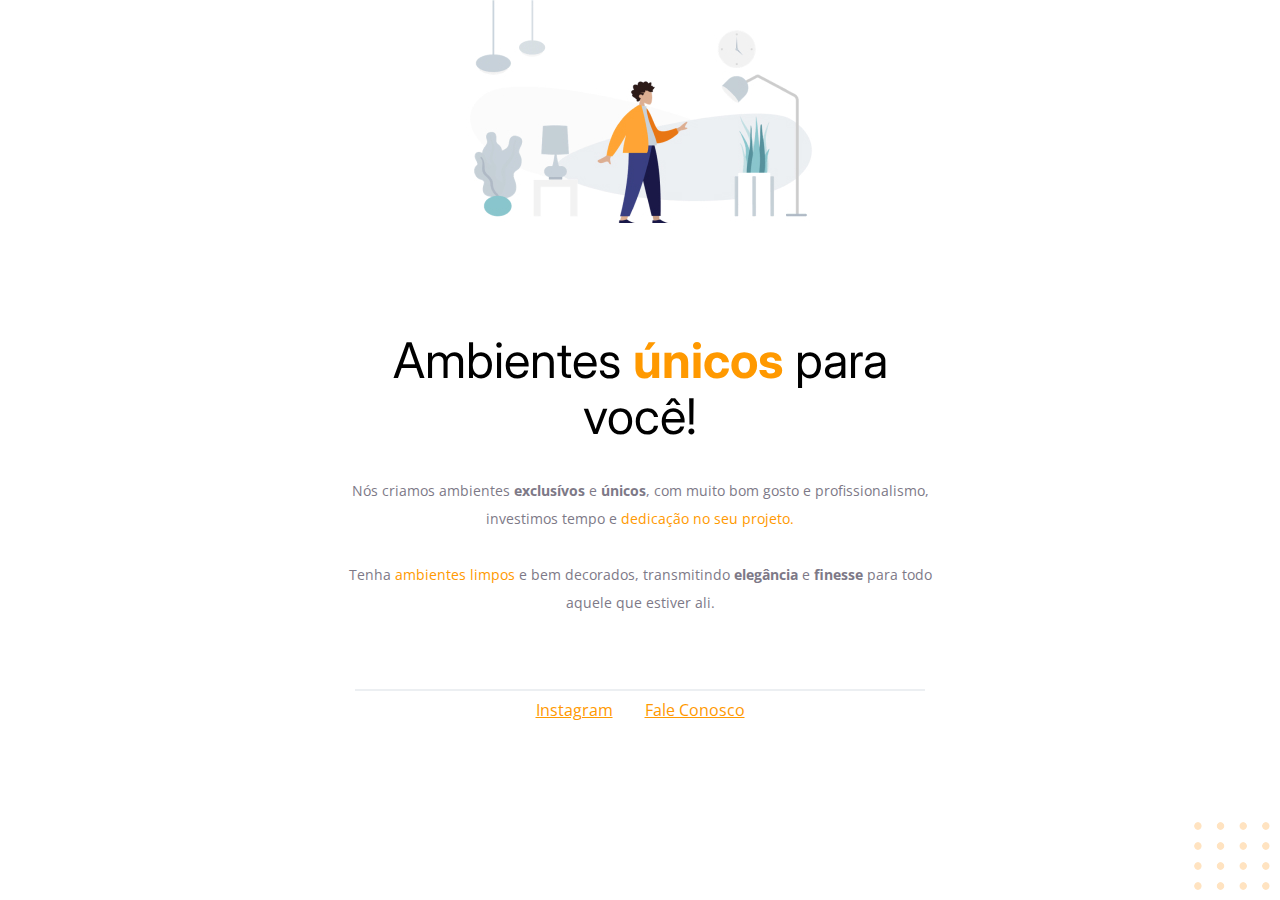
<file: projetos_inicias/projeto_01/index.html>
<!DOCTYPE html>
<html lang="pt-br">
    <head>

    <link rel="preconnect" href="https://fonts.googleapis.com">
    <link rel="preconnect" href="https://fonts.gstatic.com" crossorigin>
   
    <meta charset="UTF-8">
    <meta name="viewport" content="width=device-width, initial-scale=1.0">
    <title>Móveis customizados</title>

    <link href="https://fonts.googleapis.com/css2?family=Inter:wght@400;700&family=Open+Sans:wght@400;700&display=swap" rel="stylesheet">
    <link rel="stylesheet" href="style.css">

</head>
<body>
    


<div id="hero">
    <img src="images/img1.jpg" alt="Desenho de uma pessoa de blusa laranjada com calça azul">

    <h1>Ambientes <span>únicos</span> para você!</h1>

    <p>Nós criamos ambientes <strong>exclusívos</strong> e <strong>únicos</strong>, com muito bom gosto e profissionalismo, investimos tempo e <span>dedicação no seu projeto. </span>
    <br>
    <br>
    Tenha <span>ambientes limpos</span> e bem decorados, transmitindo <strong>elegância</strong> e <strong>finesse</strong> para todo aquele que estiver ali.</p>

</div>


<div id="footer">

    <div id="line"></div>

    <a target="_blank" href="https://instagram.com">Instagram</a>
    <a href="mailto:contato@moveisparavoce.com">Fale Conosco</a>

</div>

<img id="balls" src="images/balls.svg" alt="bolinhas laranjadas">


</body>
</html>
</file>
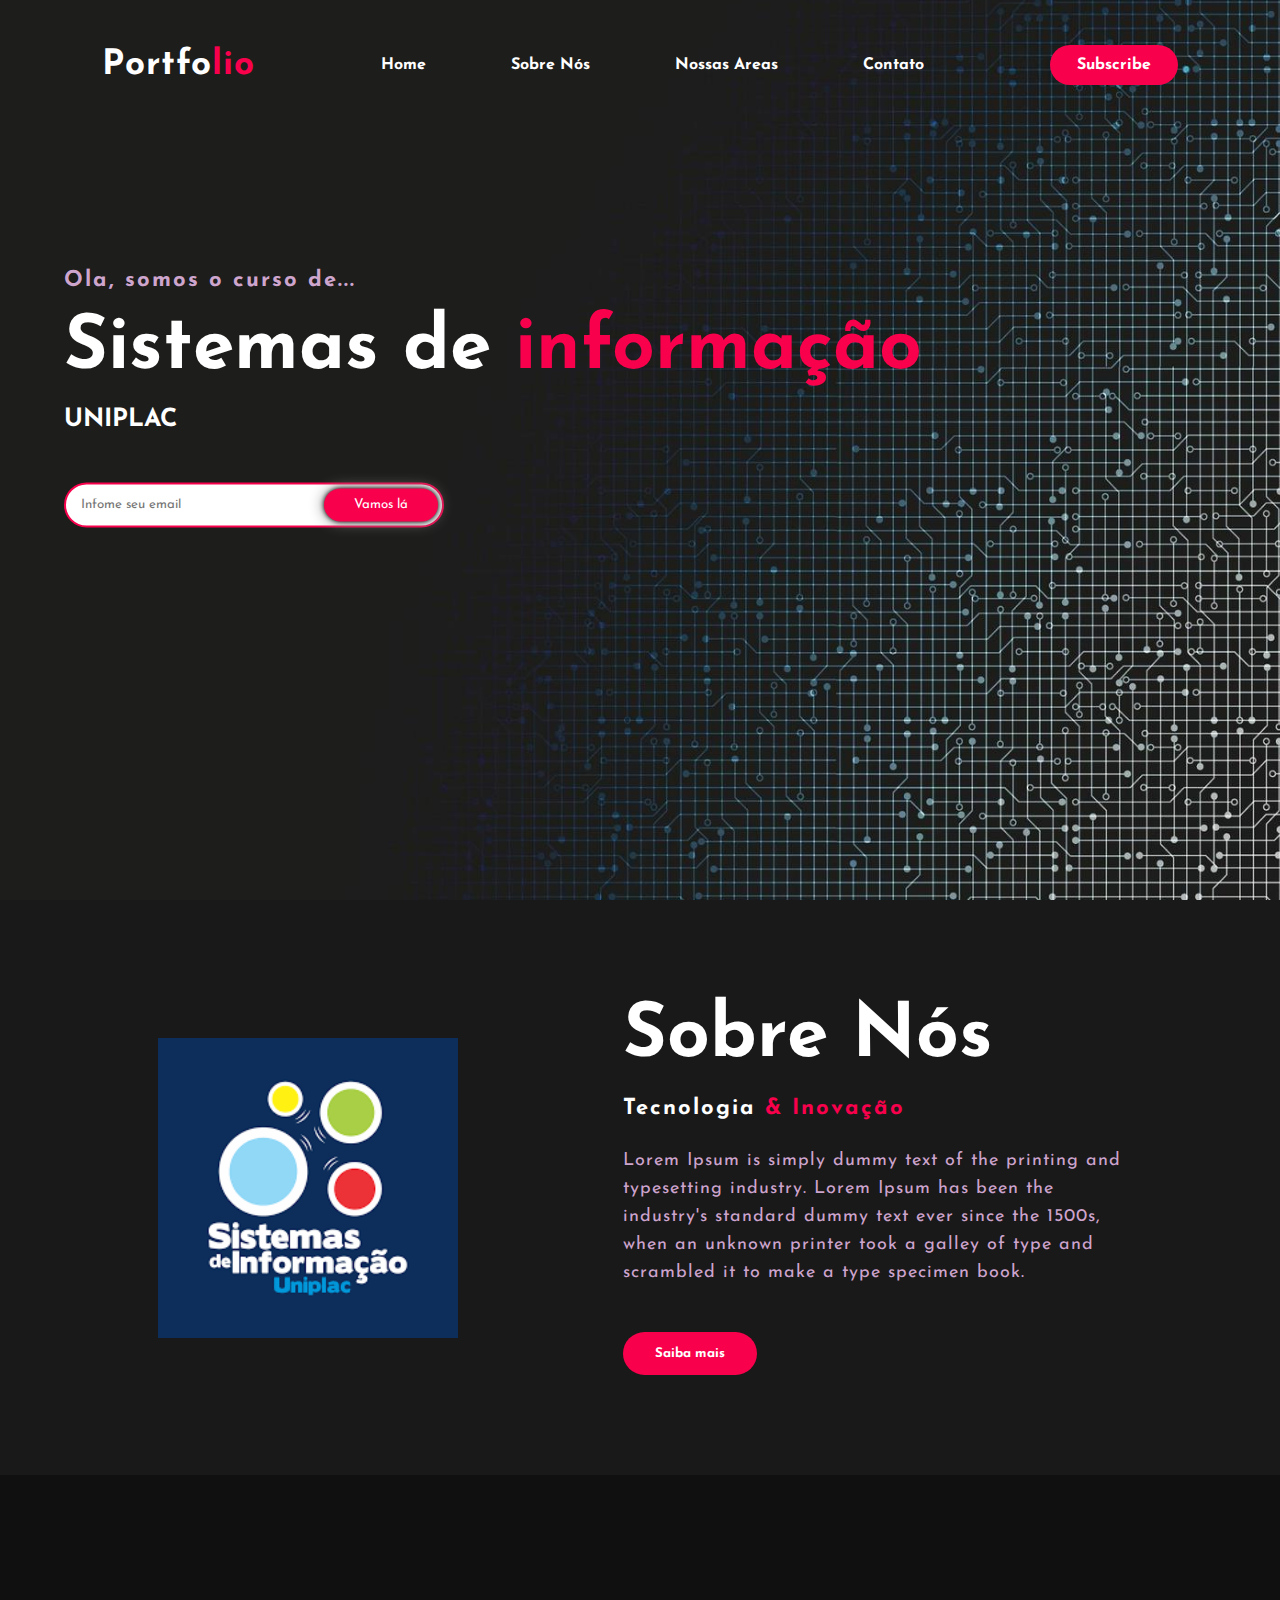
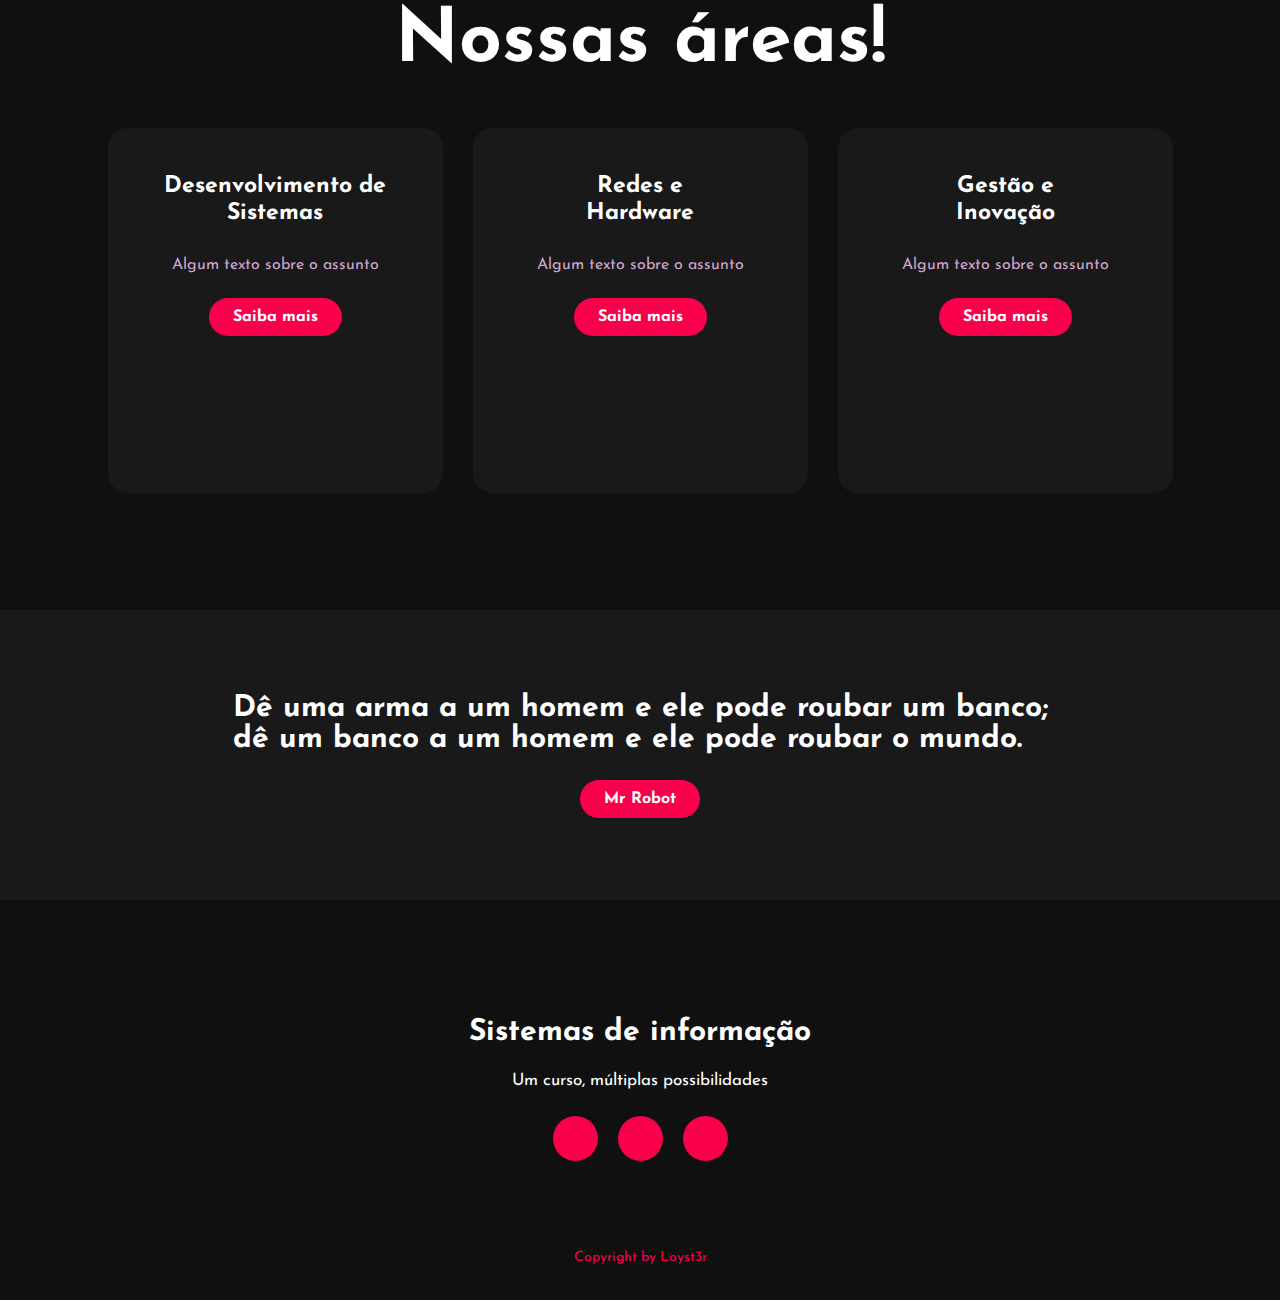
<file: single_page-1.0/projeto_02/index.html>
<!DOCTYPE html>
<html>
<head>
	<title>Website Portfólio</title>
	<link rel="stylesheet" type="text/css" href="css/estilo.css">
	<link rel="preconnect" href="https://fonts.gstatic.com">
    <link href="https://fonts.googleapis.com/css2?family=Josefin+Sans:ital,wght@0,100;0,200;0,300;0,400;0,500;0,600;0,700;1,100;1,200;1,300;1,400;1,500;1,600;1,700&display=swap" rel="stylesheet">
    <link rel="stylesheet" href="https://cdnjs.cloudflare.com/ajax/libs/font-awesome/6.4.0/css/all.min.css" integrity="sha512-iecdLmaskl7CVkqkXNQ/ZH/XLlvWZOJyj7Yy7tcenmpD1ypASozpmT/E0iPtmFIB46ZmdtAc9eNBvH0H/ZpiBw==" crossorigin="anonymous" referrerpolicy="no-referrer" />
</head>
<body>

	<!---- Seção HOME ---->

	<header class="home">
		<nav>
			<h2 class="logo">Portfo<span>lio</span></h2>
			<ul>
				<li><a href="#">Home</a></li>
				<li><a href="#sobre">Sobre nós</a></li>
				<li><a href="#area">Nossas areas</a></li>
				<li><a href="#frase">Contato</a></li>
			</ul>
			<a href="#" class="btn">Subscribe</a>
		</nav>
		<div class="content">
			<h4>Ola, somos o curso de...</h4>
			<h1>Sistemas de <span>informação</span></h1>
			<h3>UNIPLAC</h3>
			<div class="news">
				<form>
					<input type="email" name="email" id="email" placeholder="Infome seu email">
					<input type="submit" name="submit" value="Vamos lá">
				</form>
			</div>
		</div>
	</header>

	<!----Seção Sobre Nós---->

	<section class="about" id="sobre">
		<div class="main">
			<img src="img/main-img.png">

			<div class="about_text">
				<h2>Sobre nós</h2>
				<h5>Tecnologia <span> & Inovação</span> </h5>
				<p>
					Lorem Ipsum is simply dummy text of the printing and typesetting industry. Lorem Ipsum has been the industry's standard dummy text ever since the 1500s, when an unknown printer took a galley of type and scrambled it to make a type specimen book.
				</p>
				<button type="button">Saiba mais</button>
			</div>
		</div>
	</section>

	<!-----Seção Nossas Áreas----->

	<div class="service" id="area">
		<div class="title">
			<h2>Nossas áreas!</h2>
		</div>
		<div class="box">
			<div class="card">
				<i class="fas fa-bars"></i>
				<h5>Desenvolvimento de Sistemas</h5>
				<div class="pra">
					<p>Algum texto sobre o assunto</p>
					<p>
						<a class="button" href="#">Saiba mais</a>
					</p>
				</div>
			</div>
			<div class="card">
				<i class="fas fa-user"></i>
				<h5>Redes e <br> Hardware</h5>
				<div class="pra">
					<p>Algum texto sobre o assunto</p>
					<p>
						<a class="button" href="#">Saiba mais</a>
					</p>
				</div>
			</div>
			<div class="card">
				<i class="fas fa-bell"></i>
				<h5>Gestão e <br> Inovação</h5>
				<div class="pra">
					<p>Algum texto sobre o assunto</p>
					<p>
						<a class="button" href="#">Saiba mais</a>
					</p>
				</div>
			</div>
		</div>
	</div>

	<!------Frase------>

	<div class="frase" id="frase">
		<p>Dê uma arma a um homem e ele pode roubar um banco;<br> dê um banco a um homem e ele pode roubar o mundo.</p>
		<a class="button" href="#">Mr Robot</a>
	</div>

	<!------Rodapé - Contato--------->

	<footer>
		<p>Sistemas de informação</p>
		<p>Um curso, múltiplas possibilidades</p>

		<div class="social">
			<a href="https://www.facebook.com/" target="_blank"><i class="fab fa-facebook-f"></i></a>
			<a href="https://www.instagram.com/" target="_blank"><i class="fab fa-instagram"></i></a>
			<a href="https://dribbble.com/" target="_blank"><i class="fab fa-dribbble"></i></a>
		</div>

		<p class="end">Copyright by Loyst3r</p>


	</footer>


</body>
</html>
</file>
<file: projetos_inicias/projeto_01/style.css>
body{
    font-family: 'Open Sans', sans-serif;
    text-align: center;
   margin: 0;
}

#hero{
    width: 592px;
    margin: 0 auto 72px;
}

#hero img{
    margin-bottom:72px;
}

h1{
    font-family: 'Inter', sans-serif;
    font-size: 49px;
    line-height: 56px;
    font-weight: normal;
    margin-bottom: 32px;
}

h1 span{
    font-weight: bold;
}


span, a{
    color: #FF9900;
}

p, #line {
    color: #7D7987;
    font-size: 14px;
    line-height: 28px;
}

#footer a + a{
    margin-left: 28px;
}

#line{
    width: 568px;
    height: 0;

    margin: 0 auto 8px;
    border: 1px solid #ECEFF2;
}

#balls{
    position: absolute;
    bottom: 0;
    right: 0;
}
</file>
<file: single_page-1.0/projeto_02/css/estilo.css>
*{
    padding: 0;
    margin: 0;
    font-family: 'Josefin Sans', sans-serif;
    box-sizing: border-box;
}
.home{
    height: 100vh;
    width: 100%;
    background-image: url(../img/background.jpg);
    background-size: cover;
    background-position: center;
}

nav{
    display: flex;
    align-items: center;
    justify-content: space-between;
    padding-top: 45px;
    padding-left: 8%;
    padding-right: 8%;
}

.logo{
    color: white;
    font-size: 35px;
    letter-spacing: 1px;
    cursor: pointer;
}

span{
    color: #f9004d;
}

nav ul li{
    list-style-type: none;
    display: inline-block;
    padding: 10px 40px;
}

nav ul li a{
    color: white;
    text-decoration: none;
    font-weight: bold;
    text-transform: capitalize;

}

nav ul li a:hover{
    color: #f9004d;
    transition: .4s;
}

.btn{
    background-color: #f9004d;
    color: white;
    text-decoration: none;
    border: 2px solid transparent;
    font-weight: bold;
    padding: 10px 25px;
    border-radius: 30px;
    transition: transform .4s;
}

.btn:hover{
    transform: scale(1.2);
}

.content{
    position: absolute;
    top: 50%;
    left: 5%;
    transform: translateY(-70%);
}

h1{
    color: white;
    margin: 20px 0px 20px;
    font-size: 75px; 
}

h3{
    color: white;
    font-size: 25px;
    margin-bottom: 50px;
}

h4{
    color: #fcfc;
    letter-spacing: 2px;
    font-size: 22px;
}

.news form{
    width: 380px;
    max-width: 100%;
    position: relative;
}

.news form input:first-child{
    display: inline-block;
    width: 100%;
    padding: 14px 130px 14px 15px;
    border: 2px solid #f9004d;
    outline: none;
    border-radius: 30px;
}

.news form input:last-child{
    position: absolute;
    display: inline-block;
    outline: none;
    border: none;
    padding: 10px 30px;
    border-radius: 30px;
    background-color: #f9004d;
    color: white;
    box-shadow: 0px 0px 5px #000, 0px 0px 15px #858585;
    top: 6px;
    right: 6px;
    cursor: pointer;   
}

.about{
    width: 100%;
    padding: 100px 0px;
    background-color: #191919;
}

.about img{
    height: auto;
    width: 300px;
}

.about_text{
    width: 500px;
}

.main{
    width: 1130px;
    max-width: 95%;
    margin: 0 auto;
    display: flex;
    align-items: center;
    justify-content: space-around;
}

.about_text h2{
    color: white;
    font-size: 75px;
    text-transform: capitalize;
    margin-bottom: 20px;
}

.about_text h5{
    color: white;
    letter-spacing: 2px;
    font-size: 22px;
    margin-bottom: 25px;
    text-transform: capitalize;
}

.about_text p{
    color: #fcfc;
    letter-spacing: 1px;
    line-height: 28px;
    font-size: 18px;
    margin-bottom: 45px;
}

button{
    background-color: #f9004d;
    color: white;
    text-decoration: none;
    border: 2px solid transparent;
    font-weight: bold;
    padding: 13px 30px;
    border-radius: 30px;
    transition: .4s;
}

button:hover{
    background-color: transparent;
    border: 2px solid #f9004d;
    cursor: pointer;
}

.service{
    background: #101010;
    width: 100%;
    padding: 100px 0px;
}

.title h2{
    color: white;
    font-size: 75px;
    width: 1130px;
    margin: 30px auto;
    text-align: center;
}

.box{
    display: flex;
    justify-content: center;
    align-items: center;
    min-height: 400px;
}

.card{
    height: 365px;
    width: 335px;
    padding: 20px 35px;
    background: #191919;
    border-radius: 20px;
    margin: 15px;
    position: relative;
    overflow: hidden;
    text-align: center;
}

.card i{
    font-size: 50px;
    display: block;
    text-align: center;
    margin: 25px 0px;
    color: #f9004d;
}

h5{
    color: white;
    font-size: 23px;
    line-height: 27px;
    margin-bottom: 25px;
}

.pra p{
    color: #fcfc;
    font-size: 16px;
    line-height: 27px;
    margin-bottom: 25px;
}

.button{
    background-color: #f9004d;
    color: white;
    text-decoration: none;
    border: 2px solid transparent;
    font-weight: bold;
    padding: 9px 22px;
    border-radius: 30px;
    transition: .4s;
}

.button:hover{
    background-color: transparent;
    border: 2px solid #f9004d;
    cursor: pointer;
}

.frase{
    width: 100%;
    height: 290px;
    background: #191919;
    display: flex;
    align-items: center;
    flex-direction: column;
    justify-content: center;
}

.frase p{
    color: white;
    font-size: 30px;
    font-weight: bold;
    margin-bottom: 25px;
}

footer{
    position: relative;
    width: 100%;
    height: 400px;
    background: #101010;
    display: flex;
    flex-direction: column;
    align-items: center;
    justify-content: center;
}

footer p:nth-child(1){
    font-size: 30px;
    color: white;
    margin-bottom: 20px;
    font-weight: bold;
}

footer p:nth-child(2){
    color: white;
    font-size: 17px;
    width: 500px;
    text-align: center;
    line-height: 26px;
}

 .social{
    display: flex;

 }

.social a{
    width: 45px;
    height: 45px;
    display: flex;
    align-items: center;
    justify-content: center;
    background: #f9004d;
    border-radius: 50%;
    margin: 22px 10px;
    color: white;
    text-decoration: none;
    font-size: 20px;
}

.social a:hover{
    transform: scale(1.3);
    transition: .3s;
}

.end{
    position: absolute;
    color: #f9004d;
    bottom: 35px;
    font-size: 14px;
}
</file>
